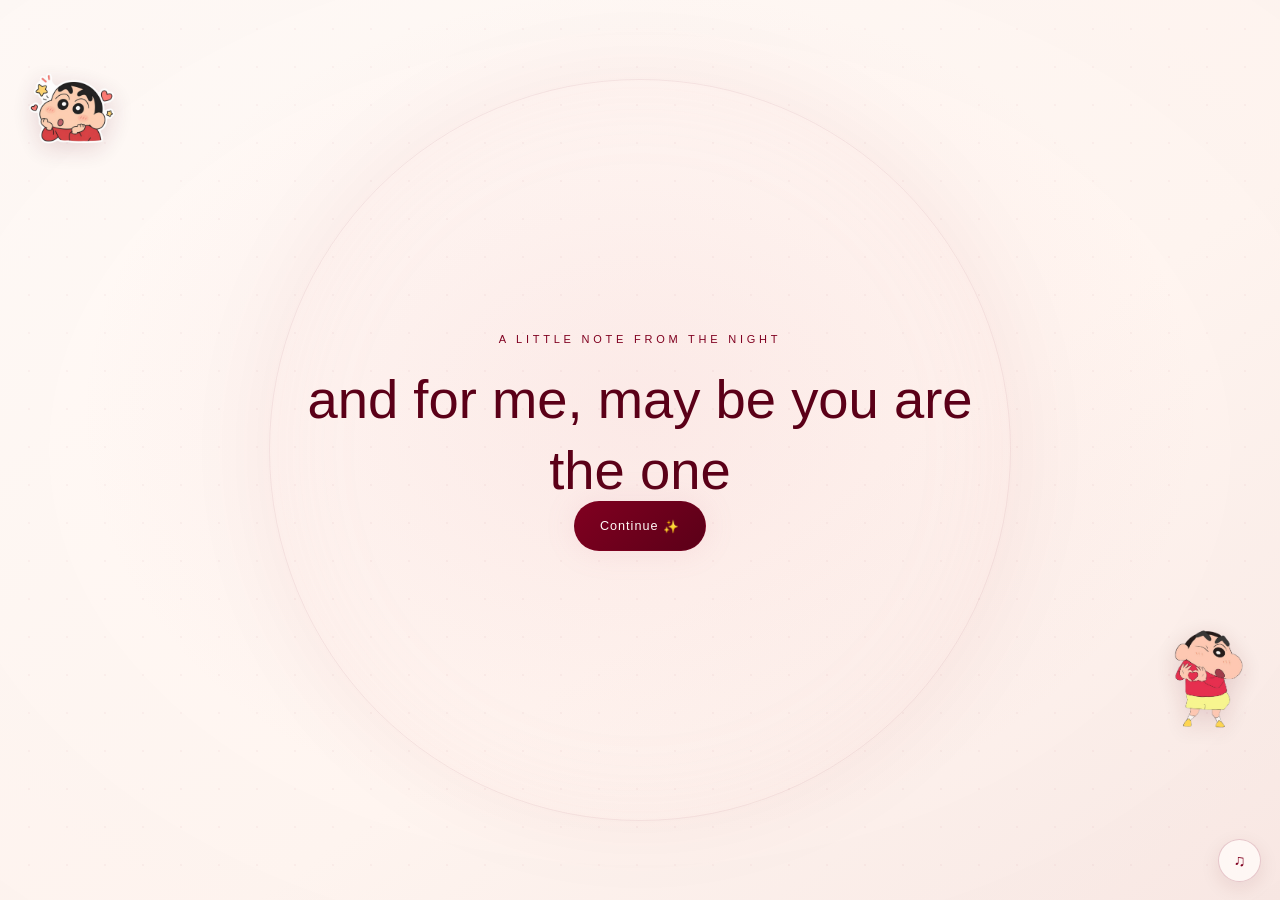
<file: index.html>
<!doctype html>
<html lang="en">
<head>
  <meta charset="utf-8">
  <meta name="viewport" content="width=device-width, initial-scale=1">
  <meta name="theme-color" content="#18090f">
  <meta name="description" content="A little birthday world made just for Aaru.">
  <title>A little something for Aaru</title>
  <link rel="stylesheet" href="styles.css">
</head>
<body>
  <div class="ambient" aria-hidden="true"></div>
  <main id="experience" aria-label="A birthday surprise for Aaru">
<section class="scene opening active" aria-label="A little surprise">
      <div class="scene-inner">
        <p class="eyebrow">A little note from the night</p>
        <div class="opening-copy">
          <p class="opening-line">Some people make life beautiful just by being in it...</p>
          <p class="opening-line second">and for me, may be you are the one</p>
        </div>
        <a class="action primary surprise-button" href="birthday.html">Continue<span aria-hidden="true">&nbsp;✨</span></a>
      </div>
    </section>
  </main>
  <button class="music-toggle" aria-label="Turn music on" aria-pressed="false" title="Optional music">♫</button>
  <span class="music-note" aria-hidden="true">Music is off</span>
  <audio id="birthday-music" loop preload="none"></audio>

  <script src="script.js"></script>

  <audio id="bgMusic" autoplay loop>
    <source src="jab tak.mp3" type="audio/mpeg">
</audio>

<script>
window.addEventListener("load", function () {
    const music = document.getElementById("bgMusic");
    music.volume = 0.5;
    music.play().catch(() => {
        document.addEventListener("click", function startMusic() {
            music.play();
        }, { once: true });
    });
});
</script>
</body>
</html>
</file>
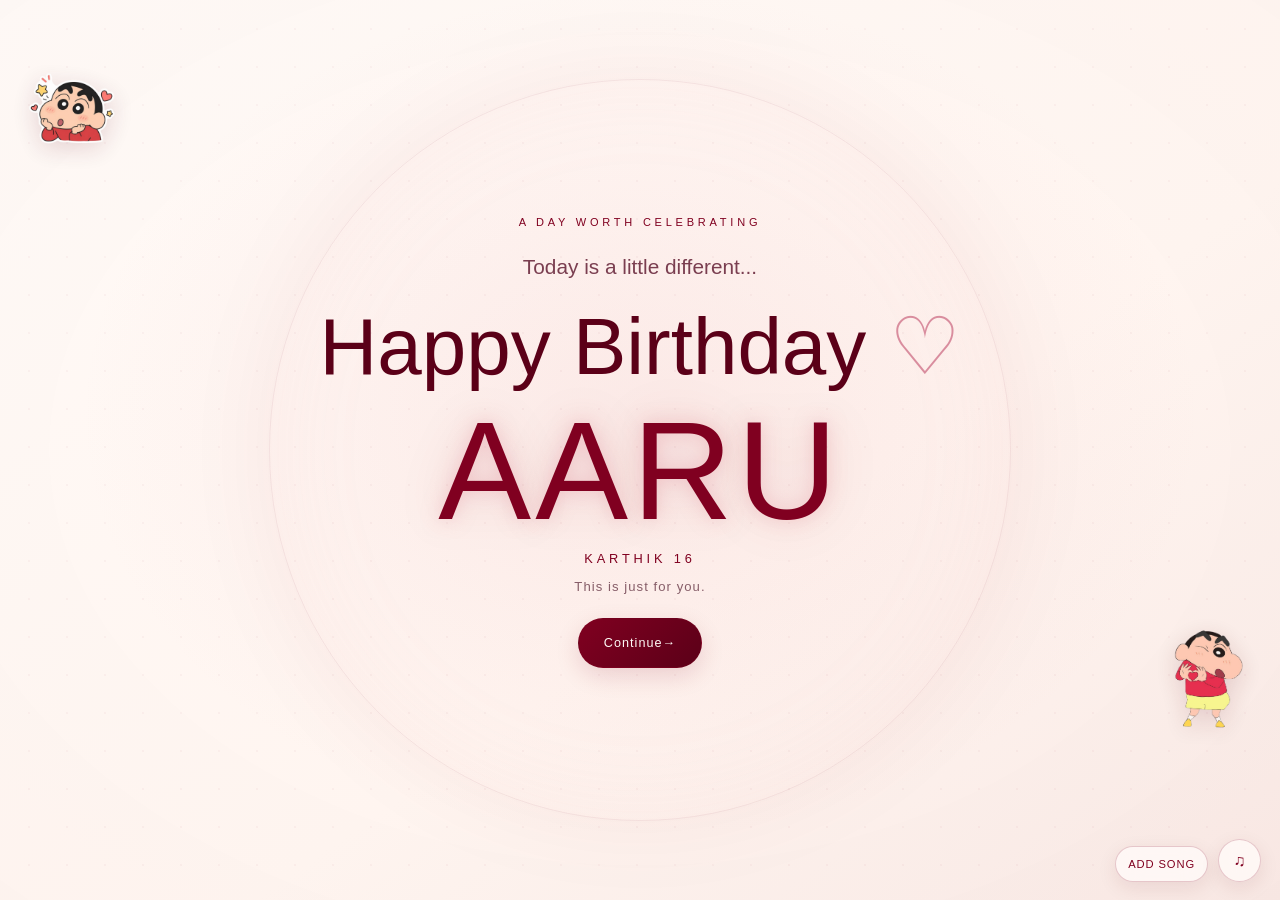
<file: birthday.html>
<!doctype html>
<html lang="en">
<head>
  <meta charset="utf-8">
  <meta name="viewport" content="width=device-width, initial-scale=1">
  <meta name="theme-color" content="#18090f">
  <meta name="description" content="A little birthday world made just for Aaru.">
  <title>Happy Birthday, Aaru</title>
  <link rel="stylesheet" href="styles.css">
</head>
<body>
  <div class="ambient" aria-hidden="true"></div>
  <main id="experience" aria-label="A birthday surprise for Aaru">
<section class="scene active" aria-label="Birthday reveal">
      <div class="scene-inner reveal-stage">
        <p class="eyebrow">A day worth celebrating</p>
        <p class="lead">Today is a little different...</p>
        <h2>Happy Birthday <span class="heart-drift" aria-hidden="true">♡</span></h2>
        <h1 class="birthday-name">AARU</h1>
        <p class="gold" style="letter-spacing:.3em;font-size:.8rem">KARTHIK 16</p>
        
        <p class="fine">This is just for you.</p>
        <div class="delayed-next"><a class="action" href="why-you.html">Continue <span aria-hidden="true">→</span></a></div>
      </div>
    </section>
  </main>
  <input id="song-upload" class="song-upload-input" type="file" accept="audio/*">
  <label class="song-upload-button" for="song-upload">Add song</label>
  <button class="music-toggle" aria-label="Turn music on" aria-pressed="false" title="Optional music">♫</button>
  <span class="music-note" aria-hidden="true">Music is off</span>
  <audio id="birthday-music" loop preload="none"></audio>

  <script src="script.js"></script>
</body>
</html>
</file>
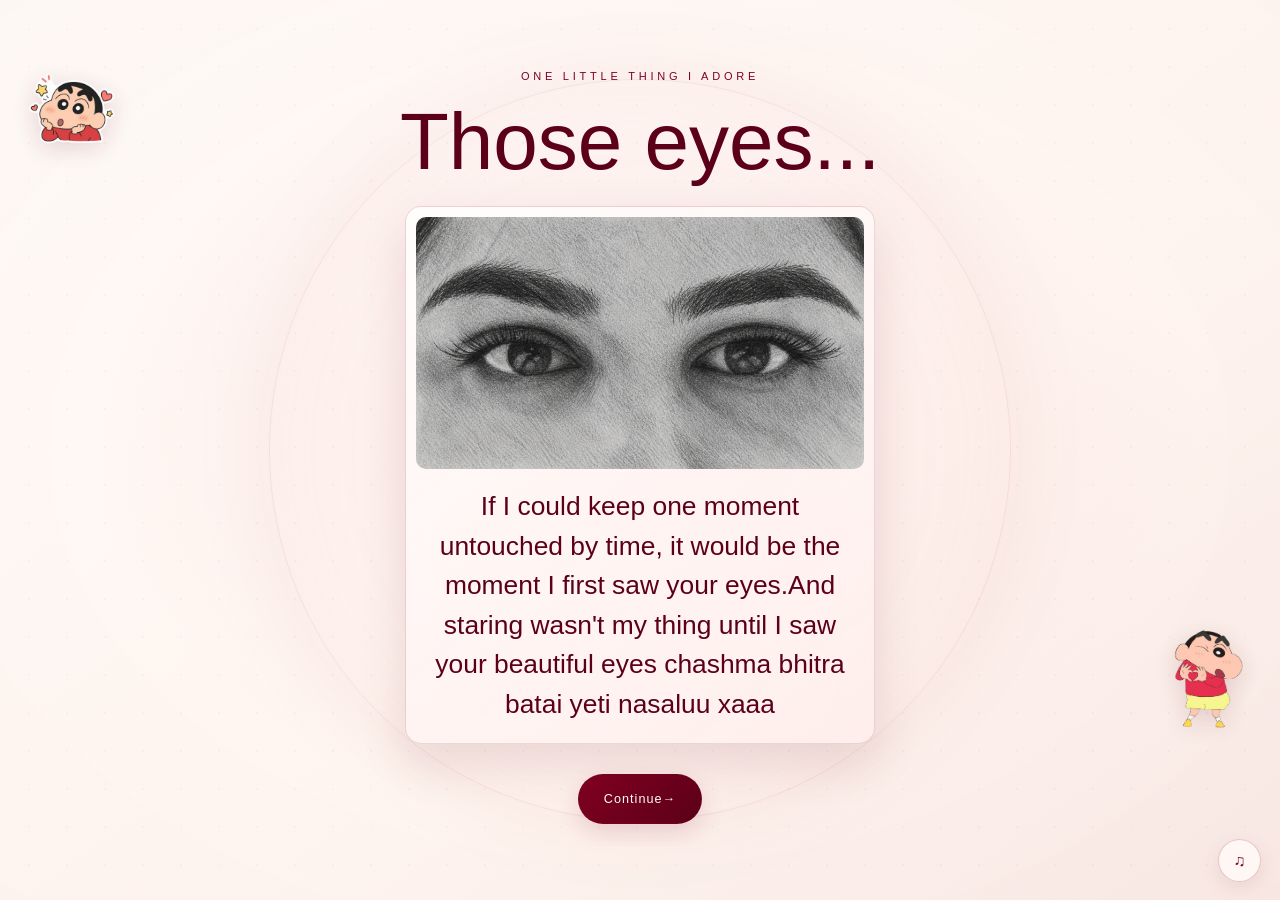
<file: eyes.html>
<!doctype html>
<html lang="en">
<head>
  <meta charset="utf-8">
  <meta name="viewport" content="width=device-width, initial-scale=1">
  <meta name="theme-color" content="#18090f">
  <meta name="description" content="A little birthday world made just for Aaru.">
  <title>Those eyes</title>
  <link rel="stylesheet" href="styles.css">
</head>
<body>
  <div class="ambient" aria-hidden="true"></div>
  <main id="experience" aria-label="A birthday surprise for Aaru">
    <section class="scene active" aria-label="A little note about your eyes">
      <div class="scene-inner">
        <p class="eyebrow">One little thing I adore</p>
        <h2>Those eyes...</h2>
        <figure class="first-meeting">
          <div class="eyes-photo-frame">
            <img class="eyes-photo" src="eyes.png" alt="A close-up portrait of a pair of eyes">
          </div>
          <figcaption>
            <p>If I could keep one moment untouched by time, it would be the moment I first saw your eyes.And staring wasn't my thing until I saw your beautiful eyes chashma bhitra batai yeti nasaluu xaaa</p>
          </figcaption>
        </figure>
        <a class="action" href="things-i-like.html">Continue <span aria-hidden="true">→</span></a>
      </div>
    </section>
  </main>
  <button class="music-toggle" aria-label="Turn music on" aria-pressed="false" title="Optional music">♫</button>
  <span class="music-note" aria-hidden="true">Music is off</span>
  <audio id="birthday-music" loop preload="none"></audio>

  <script src="script.js"></script>

  <audio id="bgMusic" autoplay loop>
    <source src="dekha karu.mp3" type="audio/mpeg">
</audio>

<script>
window.addEventListener("load", function () {
    const music = document.getElementById("bgMusic");
    music.volume = 0.5;
    music.play().catch(() => {
        document.addEventListener("click", function startMusic() {
            music.play();
        }, { once: true });
    });
});
</script>
</body>
</html>
</file>
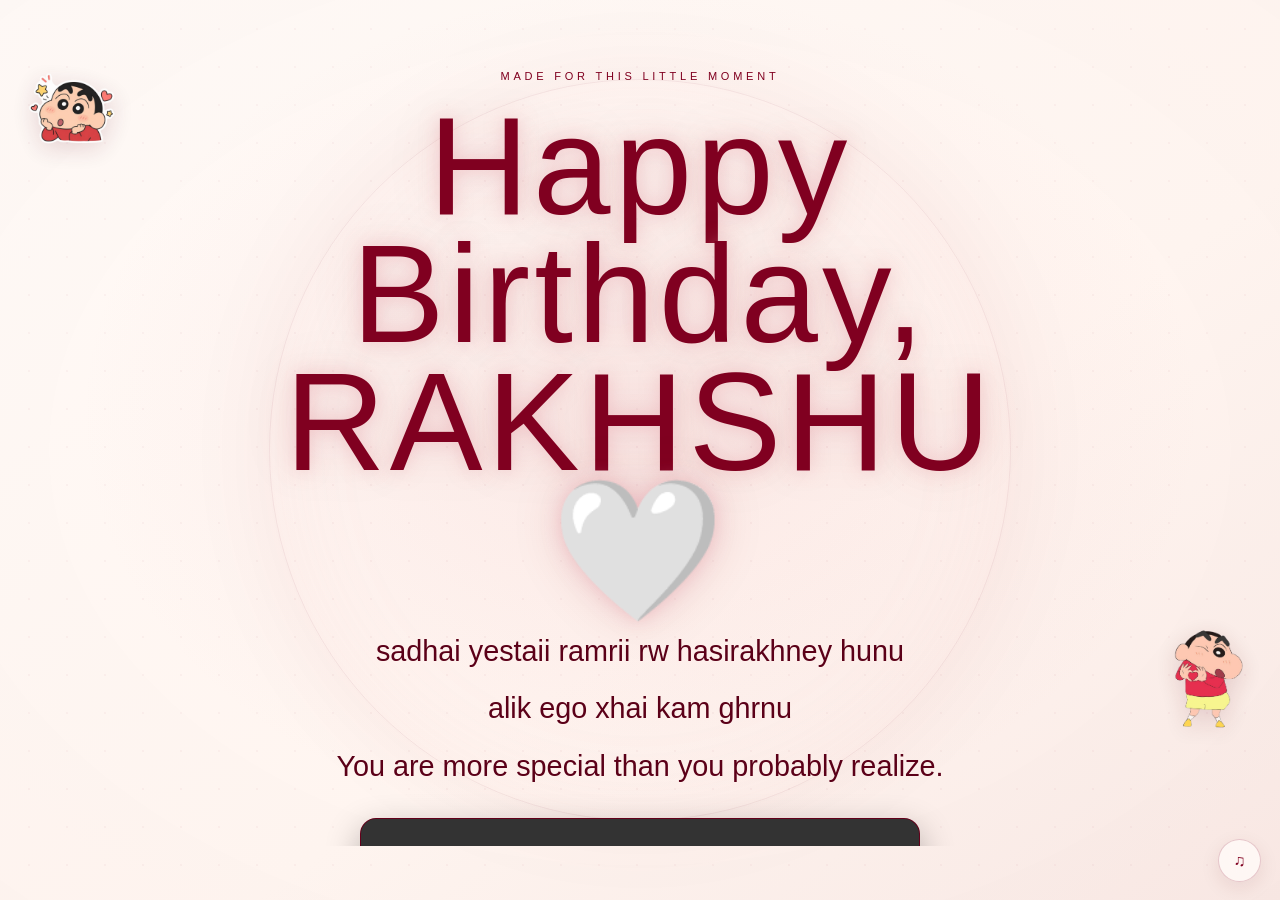
<file: final.html>
<!doctype html>
<html lang="en">
<head>
  <meta charset="utf-8">
  <meta name="viewport" content="width=device-width, initial-scale=1">
  <meta name="theme-color" content="#18090f">
  <meta name="description" content="A little birthday world made just for Aaru.">
  <title>Happy Birthday, Aaru</title>
  <link rel="stylesheet" href="styles.css">
</head>
<body>
  <div class="ambient" aria-hidden="true"></div>
  <main id="experience" aria-label="A birthday surprise for Aaru">
<section class="scene final-scene active" aria-label="Happy Birthday, Aaru">
      <div class="scene-inner">
        <p class="eyebrow">Made for this little moment</p>
        <h1 class="birthday-name">Happy Birthday,<br>RAKHSHU <span class="heart-drift" aria-hidden="true">🤍</span></h1>
        <div class="final-copy">
          <p>sadhai yestaii ramrii rw hasirakhney hunu</p>
          <p>alik ego xhai kam ghrnu</p>
          <p>You are more special than you probably realize.</p>
        </div>
        <video class="birthday-video" controls playsinline preload="metadata">
          <source src="beaurty.mp4" type="video/mp4">
          Your browser does not support video playback.
        </video>
        <p class="final-date">Karthik 16 <span aria-hidden="true">✨</span></p>
        <a class="action primary replay-button" href="index.html">Replay the surprise <span aria-hidden="true">↻</span></a>
      </div>
    </section>
  </main>
  <button class="music-toggle" aria-label="Turn music on" aria-pressed="false" title="Optional music">♫</button>
  <span class="music-note" aria-hidden="true">Music is off</span>
  <audio id="birthday-music" loop preload="none"></audio>

  <script src="script.js"></script>
</body>
</html>
</file>
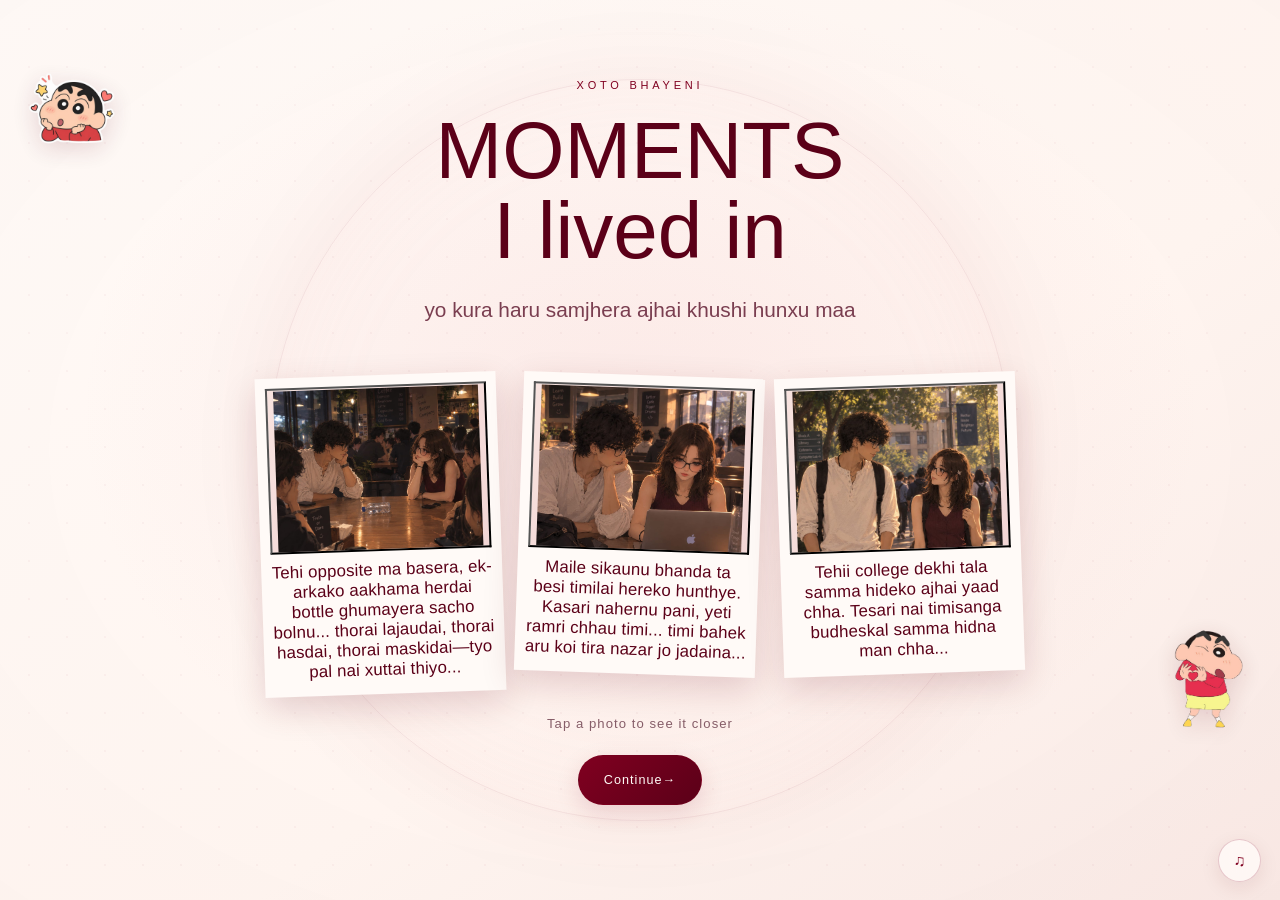
<file: memories.html>
<!doctype html>
<html lang="en">
<head>
  <meta charset="utf-8">
  <meta name="viewport" content="width=device-width, initial-scale=1">
  <meta name="theme-color" content="#18090f">
  <meta name="description" content="A little birthday world made just for Aaru.">
  <title>A few moments worth keeping</title>
  <link rel="stylesheet" href="styles.css">
</head>
<body>
  <div class="ambient" aria-hidden="true"></div>
  <main id="experience" aria-label="A birthday surprise for Aaru">
<section class="scene active" aria-label="A few moments worth keeping">
      <div class="scene-inner">
        <div class="gallery-top">
          <p class="eyebrow">Xoto bhayeni</p>
          <h2>MOMENTS<br>I lived in</h2>
          <p class="lead">yo kura haru samjhera ajhai khushi hunxu maa</p>
        </div>
        <div class="gallery-tools">
 
          <input id="photo-picker" class="photo-input" type="file" accept="image/*" multiple>
        </div>
        <div class="gallery" aria-live="polite"></div>
        <p class="fine gallery-hint">Tap a photo to see it closer</p>
        <a class="action" href="eyes.html">Continue <span aria-hidden="true">→</span></a>
      </div>
    </section>
  </main>
  <button class="music-toggle" aria-label="Turn music on" aria-pressed="false" title="Optional music">♫</button>
  <span class="music-note" aria-hidden="true">Music is off</span>
  <audio id="birthday-music" loop preload="none"></audio>
  <div class="image-modal" role="dialog" aria-modal="true" aria-label="Photo preview">
    <button class="modal-close" aria-label="Close photo preview">×</button>
    <img alt="">
    <p class="modal-caption"></p>
  </div>
  <script src="script.js"></script>
  <audio id="bgMusic" autoplay loop>
    <source src="treatyou bettter.mp3" type="audio/mpeg">
</audio>

<script>
window.addEventListener("load", function () {
    const music = document.getElementById("bgMusic");
    music.volume = 0.5;
    music.play().catch(() => {
        document.addEventListener("click", function startMusic() {
            music.play();
        }, { once: true });
    });
});
</script>
</body>
</html>
</file>
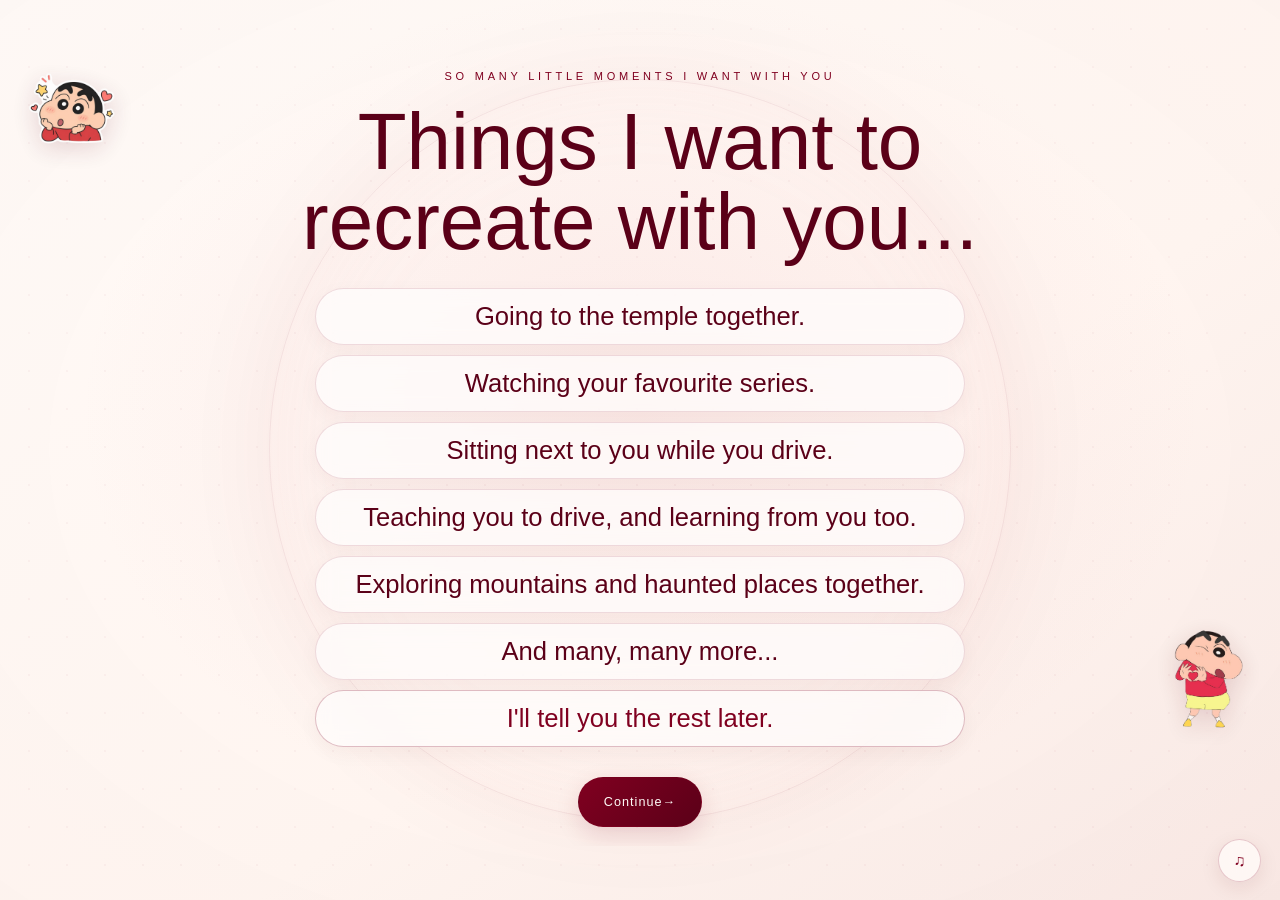
<file: things-i-like.html>
<!doctype html>
<html lang="en">
<head>
  <meta charset="utf-8">
  <meta name="viewport" content="width=device-width, initial-scale=1">
  <meta name="theme-color" content="#18090f">
  <meta name="description" content="A little birthday world made just for Aaru.">
  <title>Things I like about you</title>
  <link rel="stylesheet" href="styles.css">
</head>
<body>
  <div class="ambient" aria-hidden="true"></div>
  <main id="experience" aria-label="A birthday surprise for Aaru">
<section class="scene active" aria-label="Things I like about you">
      <div class="scene-inner">
        <p class="eyebrow">So many little moments I want with you</p>
        <h2>Things I want to<br>recreate with you...</h2>
        <div class="like-lines">
          <div class="like-line">Going to the temple together.</div>
          <div class="like-line">Watching your favourite series.</div>
          <div class="like-line">Sitting next to you while you drive.</div>
          <div class="like-line">Teaching you to drive, and learning from you too.</div>
          <div class="like-line">Exploring mountains and haunted places together.</div>
          <div class="like-line">And many, many more...</div>
          <div class="like-line">I'll tell you the rest later.</div>
        </div>
        <a class="action" href="final.html">Continue <span aria-hidden="true">→</span></a>
      </div>
    </section>
  </main>
  <button class="music-toggle" aria-label="Turn music on" aria-pressed="false" title="Optional music">♫</button>
  <span class="music-note" aria-hidden="true">Music is off</span>
  <audio id="birthday-music" loop preload="none"></audio>

  <script src="script.js"></script>
</body>
</html>
</file>
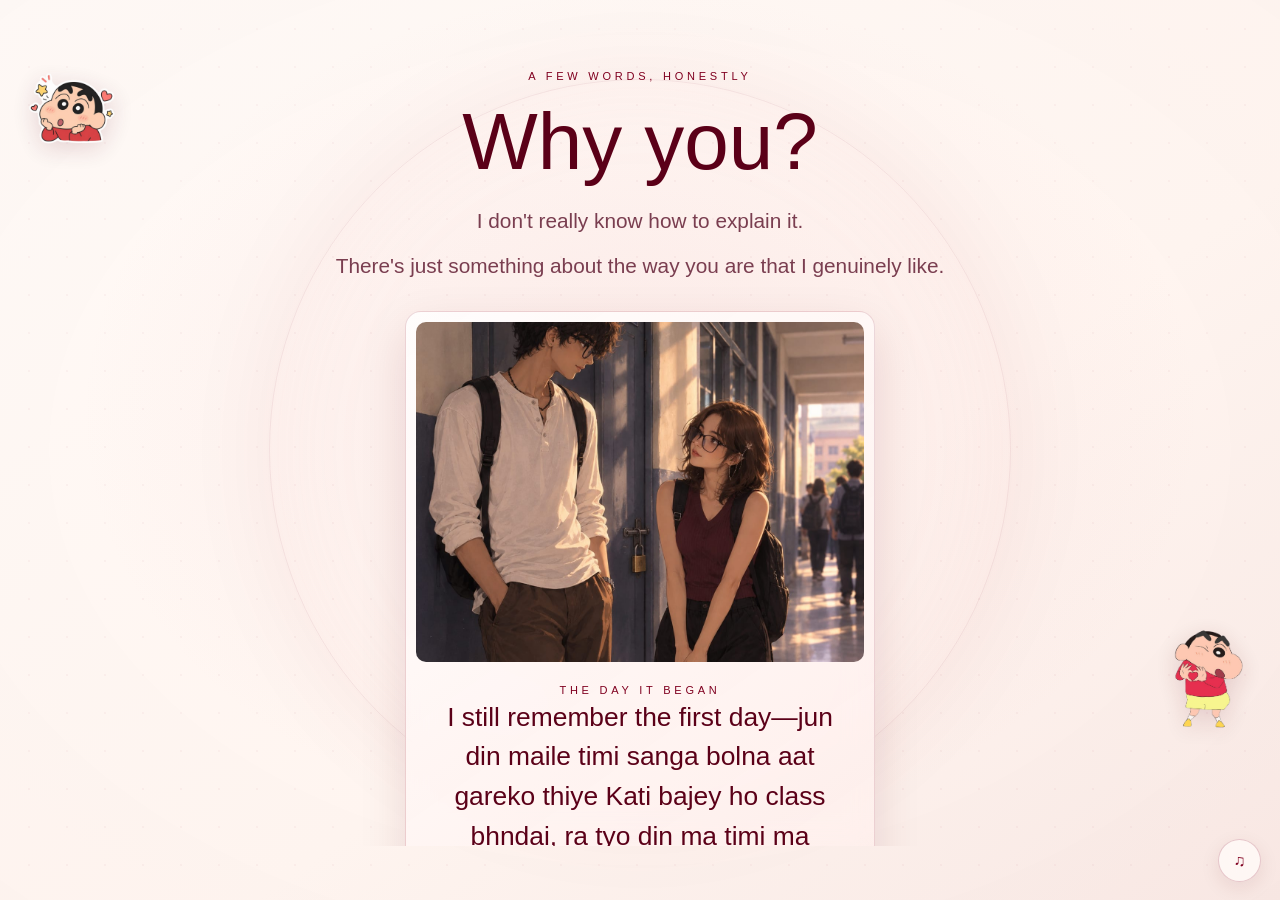
<file: why-you.html>
<!doctype html>
<html lang="en">
<head>
  <meta charset="utf-8">
  <meta name="viewport" content="width=device-width, initial-scale=1">
  <meta name="theme-color" content="#18090f">
  <meta name="description" content="A little birthday world made just for Aaru.">
  <title>Why you?</title>
  <link rel="stylesheet" href="styles.css">
</head>
<body>
  <div class="ambient" aria-hidden="true"></div>
  <main id="experience" aria-label="A birthday surprise for Aaru">
<section class="scene active" aria-label="Why you">
      <div class="scene-inner">
        <p class="eyebrow">A few words, honestly</p>
        <div class="why-intro">
          <h2>Why you?</h2>
          <p class="lead">I don't really know how to explain it.</p>
          <p class="lead">There's just something about the way you are that I genuinely like.</p>
        </div>
        <figure class="first-meeting">
          <img src="meet.jpeg" alt="A warm illustrated memory of two students meeting at school">
          <figcaption>
            <span class="eyebrow">The day it began</span>
            <p>I still remember the first day—jun din maile timi sanga bolna aat gareko thiye Kati bajey ho class bhndai, ra tyo din ma timi ma haraisakeko thiye.</p>
          </figcaption>
        </figure>
        <a class="action" href="memories.html">Continue <span aria-hidden="true">→</span></a>
      </div>
    </section>
  </main>
  <button class="music-toggle" aria-label="Turn music on" aria-pressed="false" title="Optional music">♫</button>
  <span class="music-note" aria-hidden="true">Music is off</span>
  <audio id="they say" loop preload="none"></audio>

  <script src="script.js"></script>
  <audio id="bgMusic" autoplay loop>
    <source src="they say.mp3" type="audio/mpeg">
</audio>

<script>
window.addEventListener("load", function () {
    const music = document.getElementById("bgMusic");
    music.volume = 0.5;
    music.play().catch(() => {
        document.addEventListener("click", function startMusic() {
            music.play();
        }, { once: true });
    });
});
</script>
</body>
</html>
</file>
<file: styles.css>
:root {
      color-scheme: light;
      --ink: #5b0018;
      --muted: #7a3e50;
      --gold: #800020;
      --rose: #e8a0a8;
      --wine: #5b0018;
      --serif: "Avenir Next", Avenir, "Segoe UI", sans-serif;
      --sans: "Avenir Next", Avenir, "Segoe UI", sans-serif;
    }
    * { box-sizing: border-box; }
    html, body { width: 100%; min-height: 100%; margin: 0; }
    body {
      overflow: hidden;
      color: var(--ink);
      background: #fff5f0;
      font-family: var(--sans);
      -webkit-font-smoothing: antialiased;
    }
    button { font: inherit; color: inherit; }
    button:focus-visible, input:focus-visible, [contenteditable="true"]:focus-visible {
      outline: 2px solid var(--gold);
      outline-offset: 4px;
    }
    .scene {
      position: fixed;
      inset: 0;
      display: grid;
      place-items: center;
      overflow: hidden;
      padding: clamp(28px, 6vh, 68px) clamp(22px, 7vw, 100px);
      opacity: 0;
      visibility: hidden;
      transform: scale(1.035);
      transition: opacity 900ms ease, transform 1300ms cubic-bezier(.2,.65,.2,1), visibility 900ms;
      isolation: isolate;
      background:
        radial-gradient(ellipse at 52% 48%, rgba(232, 160, 168, .18), transparent 62%),
        linear-gradient(145deg, #fffaf7, #fff5f0 60%, #f9e9e5);
    }
    .scene::before, .scene::after {
      position: absolute;
      content: "";
      z-index: -1;
      pointer-events: none;
    }
    .scene::before {
      inset: -20%;
      opacity: .42;
      background:
        radial-gradient(ellipse at 50% 50%, transparent 35%, rgba(128, 0, 32, .055) 100%),
        radial-gradient(circle, rgba(128, 0, 32, .08) 1px, transparent 1.5px);
      background-size: auto, 38px 38px;
      animation: wallpaper-drift 24s ease-in-out infinite alternate;
    }
    .scene::after {
      width: min(80vw, 740px);
      aspect-ratio: 1;
      border: 1px solid rgba(128, 0, 32, .09);
      border-radius: 50%;
      box-shadow: 0 0 100px rgba(128, 0, 32, .06), inset 0 0 100px rgba(232, 160, 168, .08);
      animation: orbit 44s linear infinite;
    }
    .scene.active { opacity: 1; visibility: visible; transform: scale(1); }
    .scene-inner {
      width: min(100%, 860px);
      max-height: 100%;
      position: relative;
      z-index: 1;
      text-align: center;
      overflow-y: auto;
      scrollbar-width: thin;
      scrollbar-color: rgba(128, 0, 32, .32) transparent;
      padding: 16px 0 32px;
    }
    .scene-inner::-webkit-scrollbar { width: 4px; }
    .scene-inner::-webkit-scrollbar-thumb { background: rgba(128, 0, 32, .32); border-radius: 9px; }
    .eyebrow {
      color: var(--gold);
      font-size: .69rem;
      letter-spacing: .34em;
      text-transform: uppercase;
      margin: 0 0 20px;
    }
    h1, h2, p { margin-top: 0; }
    h1, h2, .serif { font-family: var(--serif); font-weight: 400; }
    h1 { font-size: clamp(3.6rem, 12vw, 8.7rem); line-height: .92; letter-spacing: .03em; margin: 14px 0 16px; }
    h2 { font-size: clamp(2.5rem, 7vw, 5rem); line-height: 1; margin-bottom: 20px; }
    .lead { color: var(--muted); font-size: clamp(1rem, 2.4vw, 1.3rem); line-height: 1.8; font-weight: 300; }
    .fine { color: rgba(255, 248, 244, .66); font-size: .82rem; letter-spacing: .08em; }
    .gold { color: var(--gold); }
    .opening-copy {
      position: relative;
      min-height: 112px;
      display: grid;
      place-items: center;
      margin: 0 auto 24px;
    }
    .opening-line {
      position: absolute;
      inset: 0;
      display: grid;
      place-items: center;
      width: min(100%, 680px);
      height: 100%;
      margin: auto;
      font: 400 clamp(1.75rem, 5vw, 3.4rem)/1.3 var(--serif);
      opacity: 0;
      transform: translateY(12px);
      pointer-events: none;
    }
    .opening-line:first-child { animation: opening-first 4.4s ease forwards; }
    .opening-line.second { animation: text-arrive 1.3s ease 2.9s forwards; }
    .opening .surprise-button { opacity: 0; animation: fade-up .9s ease 4.4s forwards; }
    .action {
      display: inline-flex;
      align-items: center;
      justify-content: center;
      min-height: 50px;
      padding: 13px 25px;
      border: 1px solid rgba(232, 200, 149, .55);
      border-radius: 999px;
      color: var(--ink);
      background: rgba(71, 23, 41, .45);
      text-decoration: none;
      letter-spacing: .08em;
      font-size: .79rem;
      cursor: pointer;
      transition: transform .3s ease, background .3s ease, border-color .3s ease, box-shadow .3s ease;
      backdrop-filter: blur(8px);
      -webkit-tap-highlight-color: transparent;
    }
    .action:hover { transform: translateY(-3px); background: rgba(123, 43, 66, .5); border-color: var(--gold); box-shadow: 0 8px 32px rgba(207, 124, 143, .18); }
    .action:active { transform: scale(.97); }
    .action.primary { box-shadow: 0 0 32px rgba(207, 124, 143, .13); }
    .action.text-button { min-height: 42px; padding: 9px 17px; border-color: rgba(255,255,255,.18); background: rgba(255,255,255,.045); }
    .birthday-name {
      color: #fff4eb;
      text-shadow: 0 0 16px rgba(232, 200, 149, .32), 0 0 60px rgba(216, 151, 167, .26);
      animation: name-glow 4s ease-in-out infinite alternate;
    }
    .reveal-stage > * { opacity: 0; animation: fade-up 1s ease forwards; }
    .reveal-stage > :nth-child(1) { animation-delay: .25s; }
    .reveal-stage > :nth-child(2) { animation-delay: 1.55s; }
    .reveal-stage > :nth-child(3) { animation-delay: 2.4s; }
    .reveal-stage > :nth-child(4) { animation-delay: 3.3s; }
    .reveal-stage > :nth-child(5) { animation-delay: 4.2s; }
    .delayed-next { opacity: 0; animation: fade-up .8s ease 5.3s forwards; margin-top: 24px; }
    .heart-drift { display: inline-block; color: #d98d9e; animation: heart 2.4s ease-in-out infinite; }

    .why-intro { max-width: 640px; margin: 0 auto 26px; }
    .why-intro .lead { margin-bottom: 8px; }
    .first-meeting {
      width: min(100%, 470px);
      margin: 24px auto 30px;
      padding: 10px 10px 18px;
      border: 1px solid rgba(232,200,149,.24);
      border-radius: 16px;
      background: linear-gradient(145deg, rgba(255,255,255,.08), rgba(67,19,36,.32));
      box-shadow: 0 16px 42px rgba(0,0,0,.24);
    }
    .first-meeting img {
      display: block;
      width: 100%;
      max-height: 340px;
      border-radius: 10px;
      object-fit: cover;
      object-position: center 38%;
    }
    .eyes-photo-frame {
      position: relative;
      width: min(100%, 470px);
      aspect-ratio: 16 / 9;
      margin: 0 auto;
    }
    .eyes-photo-frame img.eyes-photo {
      position: absolute;
      top: 50%;
      left: 50%;
      width: 56.25%;
      height: 177.78%;
      max-width: none;
      max-height: none;
      object-fit: contain;
      transform: translate(-50%, -50%) rotate(270deg);
    }
    .first-meeting figcaption { padding: 18px 10px 0; }
    .first-meeting .eyebrow { margin-bottom: 10px; }
    .first-meeting figcaption p {
      margin: 0;
      color: #f7e9e5;
      font: 400 clamp(1.2rem, 3vw, 1.65rem)/1.5 var(--serif);
    }
    .cards {
      display: grid;
      grid-template-columns: repeat(4, minmax(0, 1fr));
      gap: 12px;
      margin: 30px 0 26px;
      text-align: left;
    }
    .why-card {
      appearance: none;
      min-height: 174px;
      padding: 20px 16px;
      border: 1px solid rgba(232, 200, 149, .18);
      border-radius: 15px;
      background: linear-gradient(145deg, rgba(255,255,255,.075), rgba(67,19,36,.25));
      text-align: left;
      cursor: pointer;
      transition: border-color .4s ease, background .4s ease, transform .4s ease, box-shadow .4s ease;
      -webkit-tap-highlight-color: transparent;
    }
    .why-card:hover { transform: translateY(-5px); border-color: rgba(232,200,149,.52); }
    .why-card.open { background: linear-gradient(145deg, rgba(116,41,64,.5), rgba(41,13,25,.7)); border-color: rgba(232,200,149,.62); box-shadow: 0 10px 30px rgba(0,0,0,.18); }
    .why-card strong { display: block; font: 400 1.25rem var(--serif); color: var(--gold); margin-bottom: 13px; }
    .why-card span { display: block; color: var(--muted); font-size: .78rem; line-height: 1.65; }
    .why-card:not(.open) span { opacity: .64; }

    .gallery-top { max-width: 630px; margin: auto; }
    .gallery-tools { display: flex; justify-content: center; flex-wrap: wrap; gap: 10px; margin: 22px 0; }
    .photo-input { position: absolute; width: 1px; height: 1px; opacity: 0; pointer-events: none; }
    .gallery {
      display: grid;
      grid-template-columns: repeat(auto-fit, minmax(min(100%, 190px), 1fr));
      gap: 18px;
      margin: 24px auto 22px;
      width: min(100%, 760px);
      align-items: start;
    }
    .photo-card {
      border: 0;
      padding: 10px 10px 14px;
      color: #f8eee8;
      background: #f3e9df;
      box-shadow: 0 12px 34px rgba(0,0,0,.3);
      cursor: pointer;
      transform: rotate(var(--tilt, -2deg));
      transition: transform .45s cubic-bezier(.2,.8,.2,1), box-shadow .45s ease;
      -webkit-tap-highlight-color: transparent;
    }
    .photo-card:nth-child(even) { --tilt: 2deg; }
    .photo-card:hover { transform: rotate(0) translateY(-7px) scale(1.025); box-shadow: 0 20px 45px rgba(0,0,0,.42); }
    .photo-image {
      display: grid;
      place-items: center;
      width: 100%;
      aspect-ratio: 4 / 3;
      color: #dfbd98;
      background:
        radial-gradient(circle at 50% 40%, rgba(207,137,148,.26), transparent 40%),
        linear-gradient(145deg, #3c1728, #1a0b12);
      overflow: hidden;
      font-size: 2rem;
    }
    .photo-image img { width: 100%; height: 100%; object-fit: cover; transition: transform .7s ease; }
    .photo-card:hover img { transform: scale(1.05); }
    .caption {
      display: block;
      width: 100%;
      min-height: 27px;
      margin-top: 9px;
      color: #563742;
      text-align: center;
      font: 400 1.05rem var(--serif);
      letter-spacing: .01em;
      cursor: text;
    }
    .caption:empty::before { content: "Add a caption…"; color: #997f83; }
    .gallery-hint { margin: 8px 0 24px; }

    .like-lines { width: min(100%, 650px); margin: 26px auto 30px; display: grid; gap: 10px; }
    .like-line {
      padding: 13px 20px;
      border: 1px solid rgba(232,200,149,.14);
      border-radius: 999px;
      color: #f4e7e4;
      background: rgba(255,255,255,.035);
      font: 400 clamp(1.1rem, 3vw, 1.6rem) var(--serif);
      opacity: 0;
      transform: translateY(14px);
      animation: fade-up .8s ease forwards;
    }
    .like-line:nth-child(1) { animation-delay: .2s; }
    .like-line:nth-child(2) { animation-delay: .65s; }
    .like-line:nth-child(3) { animation-delay: 1.1s; }
    .like-line:nth-child(4) { animation-delay: 1.55s; }
    .like-line:nth-child(5) { animation-delay: 2s; }
    .like-line:nth-child(6) { animation-delay: 2.45s; }
    .like-line:last-child { color: var(--gold); border-color: rgba(232,200,149,.32); animation-delay: 3.1s; }

    .letter-scene { transition: background 1.2s ease; }
    .letter-scene.opened { background: radial-gradient(ellipse at 50% 45%, #542238, #1c0a12 72%); }
    .envelope-wrap { perspective: 1000px; width: min(86vw, 350px); margin: 26px auto 22px; }
    .envelope {
      position: relative;
      height: 208px;
      background: linear-gradient(145deg, #9f5266, #64243a);
      border-radius: 5px 5px 12px 12px;
      box-shadow: 0 24px 60px rgba(0,0,0,.38);
      cursor: pointer;
      transform-style: preserve-3d;
      transition: transform 1s ease;
    }
    .envelope::before {
      content: "";
      position: absolute;
      inset: 0;
      z-index: 2;
      background: linear-gradient(35deg, transparent 49.7%, rgba(39,10,23,.3) 50%, transparent 50.4%), linear-gradient(-35deg, transparent 49.7%, rgba(39,10,23,.22) 50%, transparent 50.4%);
      pointer-events: none;
    }
    .flap {
      position: absolute;
      z-index: 3;
      inset: 0 0 auto;
      height: 58%;
      transform-origin: top;
      background: linear-gradient(155deg, #bd7182, #8f4059);
      clip-path: polygon(0 0, 100% 0, 50% 100%);
      transition: transform 900ms ease, z-index 0s 450ms;
    }
    .seal {
      position: absolute;
      z-index: 4;
      top: 47%; left: 50%;
      display: grid; place-items: center;
      width: 43px; height: 43px;
      border: 1px solid rgba(255,240,222,.55);
      border-radius: 50%;
      color: #fff0de;
      background: #762c45;
      transform: translate(-50%,-50%);
      transition: opacity .4s ease;
    }
    .paper {
      position: absolute;
      z-index: 1;
      left: 7%; right: 7%; bottom: 5%;
      height: 88%;
      overflow: hidden;
      padding: 22px 18px;
      color: #52313a;
      background: #f7eee6;
      font: 400 1.15rem var(--serif);
      transition: transform 1s .35s ease, height 1s .35s ease;
    }
    .envelope-wrap.open .flap { transform: rotateX(180deg); z-index: 0; }
    .envelope-wrap.open .seal { opacity: 0; }
    .envelope-wrap.open .paper { transform: translateY(-68%); height: 142%; }
    .open-letter-note { margin: 0; transition: opacity .4s ease; }
    .letter-wrap { display: none; width: min(100%, 650px); margin: 28px auto 8px; animation: fade-up 1s ease both; }
    .letter-wrap.visible { display: block; }
    .letter-paper {
      padding: clamp(25px, 5vw, 46px);
      border: 1px solid rgba(224,193,155,.44);
      color: #f4e9e4;
      background: linear-gradient(145deg, rgba(255,248,244,.09), rgba(255,255,255,.025));
      box-shadow: 0 15px 60px rgba(0,0,0,.2);
      text-align: left;
      font: 400 clamp(1rem, 2.3vw, 1.19rem)/1.78 var(--serif);
      white-space: pre-line;
    }

    .confession-copy { min-height: 185px; margin: 30px auto; }
    .confession-line {
      display: none;
      margin: 18px auto;
      color: #fff5ef;
      font: 400 clamp(1.65rem, 5vw, 3rem)/1.35 var(--serif);
      text-shadow: 0 0 28px rgba(216,151,167,.22);
      animation: fade-up 1.3s ease both;
    }
    .confession-line.show { display: block; }
    .confession-line.final-line { color: var(--gold); animation: confession-heart 1.8s ease-in-out infinite; }
    .final-copy { max-width: 690px; margin: 0 auto 30px; }
    .final-copy p { margin: 14px 0; font: 400 clamp(1.25rem, 3.2vw, 1.8rem)/1.5 var(--serif); color: #f7e9e5; }
    .birthday-video { display: block; width: min(100%, 560px); max-height: 60vh; margin: 24px auto; border: 1px solid rgba(232, 200, 149, .35); border-radius: 16px; background: #18090f; box-shadow: 0 12px 34px rgba(0,0,0,.3); }
    .final-date { margin: 32px 0 28px; color: var(--gold); font-size: .79rem; letter-spacing: .3em; text-transform: uppercase; }

    .ambient { position: fixed; inset: 0; z-index: 0; overflow: hidden; pointer-events: none; }
    body::before, body::after {
      position: fixed;
      z-index: 2;
      top: 50%;
      width: clamp(54px, 8.5vw, 112px);
      height: clamp(75px, 14vw, 160px);
      content: "";
      background: url("mascot.svg") center / contain no-repeat;
      filter: drop-shadow(0 8px 18px rgba(0,0,0,.32));
      opacity: .9;
      pointer-events: none;
      transform: translateY(-50%);
    }
    body::before { left: clamp(8px, 2vw, 28px); }
    body::after { right: clamp(8px, 2vw, 28px); transform: translateY(-50%) scaleX(-1); }
    .particle {
      position: absolute;
      left: var(--x); top: var(--y);
      width: var(--size); height: var(--size);
      border-radius: 50%;
      background: var(--tint, #ffe3ba);
      opacity: 0;
      box-shadow: 0 0 12px 2px currentColor;
      animation: float var(--duration) var(--delay) ease-in-out infinite;
    }
    .particle.heart-particle { width: auto; height: auto; background: none; box-shadow: none; font-size: var(--size); color: #c66d83; }
    .particle.heart-particle::after { content: "♡"; }
    .progress {
      position: fixed;
      z-index: 20;
      right: 22px;
      top: 50%;
      display: flex;
      flex-direction: column;
      gap: 13px;
      transform: translateY(-50%);
    }
    .progress button {
      width: 9px; height: 9px;
      padding: 0;
      border: 1px solid rgba(255,248,244,.6);
      border-radius: 50%;
      background: transparent;
      cursor: pointer;
      transition: background .3s, transform .3s, box-shadow .3s;
    }
    .progress button[aria-current="step"] { background: var(--gold); border-color: var(--gold); transform: scale(1.35); box-shadow: 0 0 12px rgba(232,200,149,.55); }
    .song-upload-input { position: absolute; width: 1px; height: 1px; opacity: 0; pointer-events: none; }
    .song-upload-button {
      position: fixed;
      z-index: 25;
      right: 72px;
      bottom: 18px;
      display: inline-flex;
      align-items: center;
      justify-content: center;
      min-height: 36px;
      padding: 0 12px;
      border: 1px solid rgba(232,200,149,.3);
      border-radius: 999px;
      color: var(--gold);
      background: rgba(24,9,15,.65);
      font-size: .7rem;
      letter-spacing: .08em;
      text-transform: uppercase;
      cursor: pointer;
      backdrop-filter: blur(10px);
      transition: transform .3s ease, border-color .3s ease, background .3s ease;
    }
    .song-upload-button:hover {
      transform: translateY(-2px);
      border-color: rgba(232,200,149,.6);
      background: rgba(45,16,26,.76);
    }
    .music-toggle {
      position: fixed;
      z-index: 25;
      right: 19px;
      bottom: 18px;
      width: 43px; height: 43px;
      display: grid; place-items: center;
      border: 1px solid rgba(232,200,149,.3);
      border-radius: 50%;
      color: var(--gold);
      background: rgba(24,9,15,.65);
      cursor: pointer;
      backdrop-filter: blur(10px);
    }
    .music-toggle[aria-pressed="true"] { box-shadow: 0 0 20px rgba(232,200,149,.23); }
    .music-note { position: fixed; z-index: 25; right: 118px; bottom: 29px; color: var(--muted); font-size: .68rem; opacity: 0; transition: opacity .3s; pointer-events: none; }
    .music-toggle:hover + .music-note { opacity: 1; }
    .image-modal {
      position: fixed;
      z-index: 50;
      inset: 0;
      display: none;
      place-items: center;
      padding: 24px;
      background: rgba(7,3,6,.92);
      backdrop-filter: blur(12px);
    }
    .image-modal.open { display: grid; animation: fade-in .3s ease both; }
    .image-modal img { max-width: min(94vw, 1100px); max-height: 82vh; object-fit: contain; box-shadow: 0 20px 80px #000; }
    .modal-caption { position: absolute; bottom: 4vh; max-width: 85vw; color: var(--ink); font: 400 1.3rem var(--serif); text-align: center; }
    .modal-close {
      position: absolute; top: 18px; right: 20px;
      border: 1px solid rgba(255,255,255,.3); border-radius: 50%;
      width: 42px; height: 42px; background: rgba(255,255,255,.07); cursor: pointer; font-size: 1.3rem;
    }
    .sr-only { position: absolute; width: 1px; height: 1px; padding: 0; margin: -1px; overflow: hidden; clip: rect(0,0,0,0); white-space: nowrap; border: 0; }

    @keyframes text-arrive { to { opacity: 1; transform: translateY(0); } }
    @keyframes opening-first {
      0%, 7% { opacity: 0; transform: translateY(12px); }
      18%, 52% { opacity: 1; transform: translateY(0); }
      66%, 100% { opacity: 0; transform: translateY(-10px); }
    }
    @keyframes fade-up { to { opacity: 1; transform: translateY(0); } }
    @keyframes fade-in { from { opacity: 0; } to { opacity: 1; } }
    @keyframes breathe { from { transform: scale(.97); opacity: .38; } to { transform: scale(1.04); opacity: .68; } }
    @keyframes orbit { to { transform: rotate(360deg); } }
    @keyframes name-glow { from { text-shadow: 0 0 16px rgba(232,200,149,.25), 0 0 45px rgba(216,151,167,.17); } to { text-shadow: 0 0 26px rgba(232,200,149,.5), 0 0 80px rgba(216,151,167,.34); } }
    @keyframes heart { 0%,100% { transform: scale(1); } 50% { transform: scale(1.18); } }
    @keyframes confession-heart { 0%,100% { transform: scale(1); } 50% { transform: scale(1.025); text-shadow: 0 0 38px rgba(232,200,149,.34); } }
    @keyframes float { 0% { opacity: 0; transform: translate3d(0, 12px, 0) scale(.7); } 15% { opacity: var(--opacity, .6); } 55% { transform: translate3d(var(--drift), -30px, 0) scale(1); } 100% { opacity: 0; transform: translate3d(calc(var(--drift) * -1), -85px, 0) scale(.8); } }
    @media (max-width: 700px) {
      .scene { padding: 34px 22px 66px; }
      .scene-inner { padding: 12px 0 26px; }
      .progress { top: auto; right: 50%; bottom: 17px; flex-direction: row; gap: 11px; transform: translateX(50%); }
      .progress button { width: 8px; height: 8px; }
      .song-upload-button { right: 58px; bottom: 11px; min-height: 32px; padding: 0 9px; font-size: .62rem; }
      .music-toggle { right: 13px; bottom: 11px; width: 39px; height: 39px; }
      .music-note { display: none; }
      .cards { grid-template-columns: repeat(2, minmax(0, 1fr)); gap: 9px; margin: 21px 0; }
      .why-card { min-height: 138px; padding: 16px 13px; }
      .why-card strong { font-size: 1.14rem; }
      .why-card span { font-size: .75rem; }
      .gallery { grid-template-columns: repeat(2, minmax(0, 1fr)); gap: 12px; }
      .photo-card { padding: 7px 7px 10px; }
      .caption { font-size: .95rem; }
      .letter-scene .scene-inner { overflow: visible; }
      .envelope { height: 175px; }
      .letter-paper { line-height: 1.68; }
      body::before, body::after {
        top: auto;
        bottom: 76px;
        width: 42px;
        height: 60px;
        opacity: .55;
      }
      body::before { left: 3px; transform: none; }
      body::after { right: 3px; transform: scaleX(-1); }
    }
    @media (max-width: 380px) {
      .cards { grid-template-columns: 1fr 1fr; }
      .why-card { min-height: 145px; }
      .gallery { grid-template-columns: 1fr; width: min(85%, 290px); }
      .scene { padding-left: 18px; padding-right: 18px; }
    }
    @media (prefers-reduced-motion: reduce) {
      *, *::before, *::after { scroll-behavior: auto !important; animation-duration: .01ms !important; animation-iteration-count: 1 !important; transition-duration: .01ms !important; }
    }
    .page-nav {
      position: fixed;
      z-index: 20;
      left: 50%;
      bottom: 17px;
      display: flex;
      justify-content: center;
      gap: 9px;
      transform: translateX(-50%);
    }
    .page-nav .action { min-height: 40px; padding: 9px 16px; }
    @media (max-width: 700px) {
      .page-nav { bottom: 11px; gap: 6px; }
      .page-nav .action { min-height: 37px; padding: 8px 12px; font-size: .7rem; }
    }
    @media (max-width: 380px) {
      .page-nav { left: 8px; right: 58px; transform: none; }
      .page-nav .action { flex: 1; padding-left: 7px; padding-right: 7px; }
    }

    html { scroll-behavior: smooth; }
    body {
      color: var(--ink);
      background:
        radial-gradient(ellipse at 12% 12%, rgba(232, 160, 168, .2), transparent 34%),
        radial-gradient(ellipse at 88% 86%, rgba(128, 0, 32, .08), transparent 36%),
        #fff5f0;
    }
    .scene {
      background:
        radial-gradient(ellipse at 50% 46%, rgba(232, 160, 168, .15), transparent 62%),
        linear-gradient(145deg, #fffaf7, #fff5f0 60%, #f9e9e5);
      transition: opacity 650ms ease, transform 900ms cubic-bezier(.2,.65,.2,1), visibility 650ms;
    }
    .scene::before {
      background:
        radial-gradient(ellipse at 50% 50%, transparent 35%, rgba(128, 0, 32, .055) 100%),
        radial-gradient(circle, rgba(128, 0, 32, .075) 1px, transparent 1.5px);
      background-size: auto, 38px 38px;
    }
    .scene::after {
      border-color: rgba(128, 0, 32, .08);
      box-shadow: 0 0 100px rgba(128, 0, 32, .05), inset 0 0 100px rgba(232, 160, 168, .08);
    }
    .eyebrow, .gold, .final-date { color: var(--gold); }
    h1, h2, .opening-line, .confession-line { color: var(--wine); }
    .lead { color: var(--muted); }
    .fine { color: #865d68; }
    .action {
      border-color: rgba(128, 0, 32, .34);
      color: #fffaf7;
      background: linear-gradient(135deg, #800020, #5b0018);
      box-shadow: 0 8px 24px rgba(128, 0, 32, .14);
    }
    .action:hover {
      border-color: #e8a0a8;
      background: linear-gradient(135deg, #9a183b, #68001d);
      box-shadow: 0 10px 28px rgba(128, 0, 32, .22);
    }
    .action.text-button {
      border-color: rgba(128, 0, 32, .22);
      color: var(--wine);
      background: rgba(255, 255, 255, .68);
    }
    .action.text-button:hover { background: #fff; }
    .birthday-name {
      color: #800020;
      text-shadow: 0 0 18px rgba(232, 160, 168, .5), 0 0 54px rgba(128, 0, 32, .14);
    }
    .first-meeting {
      border-color: rgba(128, 0, 32, .15);
      background: linear-gradient(145deg, rgba(255,255,255,.82), rgba(255,238,235,.78));
      box-shadow: 0 18px 48px rgba(91, 0, 24, .12);
      backdrop-filter: blur(14px);
    }
    .first-meeting figcaption p { color: #5b0018; }
    .why-card {
      border-color: rgba(128, 0, 32, .14);
      color: var(--wine);
      background: linear-gradient(145deg, rgba(255,255,255,.82), rgba(255,238,235,.72));
      box-shadow: 0 10px 28px rgba(91, 0, 24, .07);
      backdrop-filter: blur(12px);
    }
    .why-card:hover, .why-card.open {
      border-color: rgba(128, 0, 32, .36);
      box-shadow: 0 14px 32px rgba(91, 0, 24, .13);
    }
    .why-card.open { background: linear-gradient(145deg, #fff, #fce5e5); }
    .why-card strong { color: #800020; }
    .why-card span { color: #70404d; }
    .photo-card {
      color: #5b0018;
      background: #fffaf7;
      box-shadow: 0 12px 34px rgba(91, 0, 24, .16);
    }
    .photo-image {
      color: #800020;
      background:
        radial-gradient(circle at 50% 40%, rgba(232,160,168,.38), transparent 44%),
        linear-gradient(145deg, #f8e3df, #f2d6d5);
    }
    .caption { color: #5b0018; }
    .caption:empty::before { color: #a77b83; }
    .like-line {
      border-color: rgba(128,0,32,.13);
      color: #5b0018;
      background: rgba(255,255,255,.64);
      box-shadow: 0 6px 20px rgba(91,0,24,.045);
      backdrop-filter: blur(10px);
    }
    .like-line:last-child { color: #800020; border-color: rgba(128,0,32,.25); }
    .letter-scene.opened { background: radial-gradient(ellipse at 50% 45%, #f5d6d7, #fff5f0 72%); }
    .envelope {
      background: linear-gradient(145deg, #a52546, #5b0018);
      box-shadow: 0 24px 60px rgba(91,0,24,.22);
    }
    .flap { background: linear-gradient(155deg, #c65370, #8b1738); }
    .paper { color: #5b0018; background: #fffaf3; }
    .letter-paper {
      border-color: rgba(128,0,32,.18);
      color: #5b0018;
      background: linear-gradient(145deg, rgba(255,255,255,.86), rgba(255,238,235,.76));
      box-shadow: 0 15px 50px rgba(91,0,24,.1);
      backdrop-filter: blur(14px);
    }
    .confession-line { color: #5b0018; text-shadow: 0 0 24px rgba(232,160,168,.25); }
    .confession-line.final-line { color: #800020; }
    .final-copy p { color: #5b0018; }
    .birthday-video { border-color: rgba(128,0,32,.22); background: #5b0018; }
    .progress button { border-color: rgba(91,0,24,.42); }
    .progress button[aria-current="step"] {
      background: #800020;
      border-color: #800020;
      box-shadow: 0 0 12px rgba(128,0,32,.3);
    }
    .song-upload-button, .music-toggle {
      border-color: rgba(128,0,32,.2);
      color: #800020;
      background: rgba(255,250,247,.86);
      box-shadow: 0 6px 20px rgba(91,0,24,.09);
      backdrop-filter: blur(12px);
    }
    .song-upload-button:hover { border-color: #e8a0a8; background: #fff; }
    .music-toggle[aria-pressed="true"] { box-shadow: 0 0 20px rgba(128,0,32,.2); }
    .music-note { color: #70404d; }
    .image-modal { background: rgba(91, 0, 24, .92); }
    .image-modal img { box-shadow: 0 20px 80px rgba(40,0,12,.45); }
    .modal-caption { color: #fff5f0; }
    .modal-close { border-color: rgba(255,245,240,.42); background: rgba(91,0,24,.6); }
    body::before, body::after {
      z-index: 3;
      top: 50%;
      display: grid;
      place-items: center;
      width: clamp(42px, 6vw, 66px);
      height: clamp(42px, 6vw, 66px);
      border: 1px solid rgba(128,0,32,.16);
      border-radius: 50%;
      color: #800020;
      background: rgba(255,250,247,.78);
      font: 400 clamp(1.35rem, 3vw, 2rem)/1 var(--serif);
      filter: drop-shadow(0 8px 16px rgba(91,0,24,.1));
      opacity: .8;
      animation: corner-float 5s ease-in-out infinite;
    }
    body::before { content: "♡"; left: clamp(10px, 2.2vw, 30px); }
    body::after {
      content: "✦";
      right: clamp(10px, 2.2vw, 30px);
      color: #a52546;
      font-family: var(--sans);
      animation-delay: -2.5s;
    }
    .particle { color: #800020; }
    .particle.heart-particle { color: #a52546; }
    @keyframes wallpaper-drift {
      from { transform: translate3d(-.5%, -.3%, 0) scale(1); }
      to { transform: translate3d(.5%, .3%, 0) scale(1.04); }
    }
    @keyframes corner-float {
      0%, 100% { transform: translateY(-50%) rotate(-5deg); }
      50% { transform: translateY(calc(-50% - 7px)) rotate(5deg); }
    }
    @media (max-width: 700px) {
      body::before, body::after {
        top: auto;
        bottom: 76px;
        width: 38px;
        height: 38px;
        opacity: .7;
      }
      body::before { left: 5px; }
      body::after { right: 5px; }
      .first-meeting figcaption p { font-size: clamp(1.08rem, 4vw, 1.4rem); }
    }
    @media (max-width: 380px) {
      body::before, body::after { bottom: 66px; width: 32px; height: 32px; }
    }
    body::before, body::after {
      top: 12%;
      bottom: auto;
      width: clamp(58px, 8vw, 92px);
      height: clamp(68px, 10vw, 116px);
      border: 0;
      border-radius: 0;
      background-color: transparent;
      background-position: center;
      background-repeat: no-repeat;
      background-size: contain;
      filter: drop-shadow(0 6px 12px rgba(91, 0, 24, .16));
      opacity: .9;
    }
    body::before {
      content: "";
      background-image: url("sinchan%20(1).png");
      left: clamp(8px, 2vw, 28px);
    }
    body::after {
      content: "";
      top: auto;
      right: clamp(8px, 2vw, 28px);
      bottom: 12%;
      background-image: url("sinchan%20(4).png");
      animation-delay: -2.5s;
    }
    @media (max-width: 700px) {
      body::before, body::after {
        top: 13%;
        bottom: auto;
        width: 42px;
        height: 54px;
        opacity: .72;
      }
      body::before { left: 2px; }
      body::after { top: auto; right: 2px; bottom: 13%; }
    }
</file>
